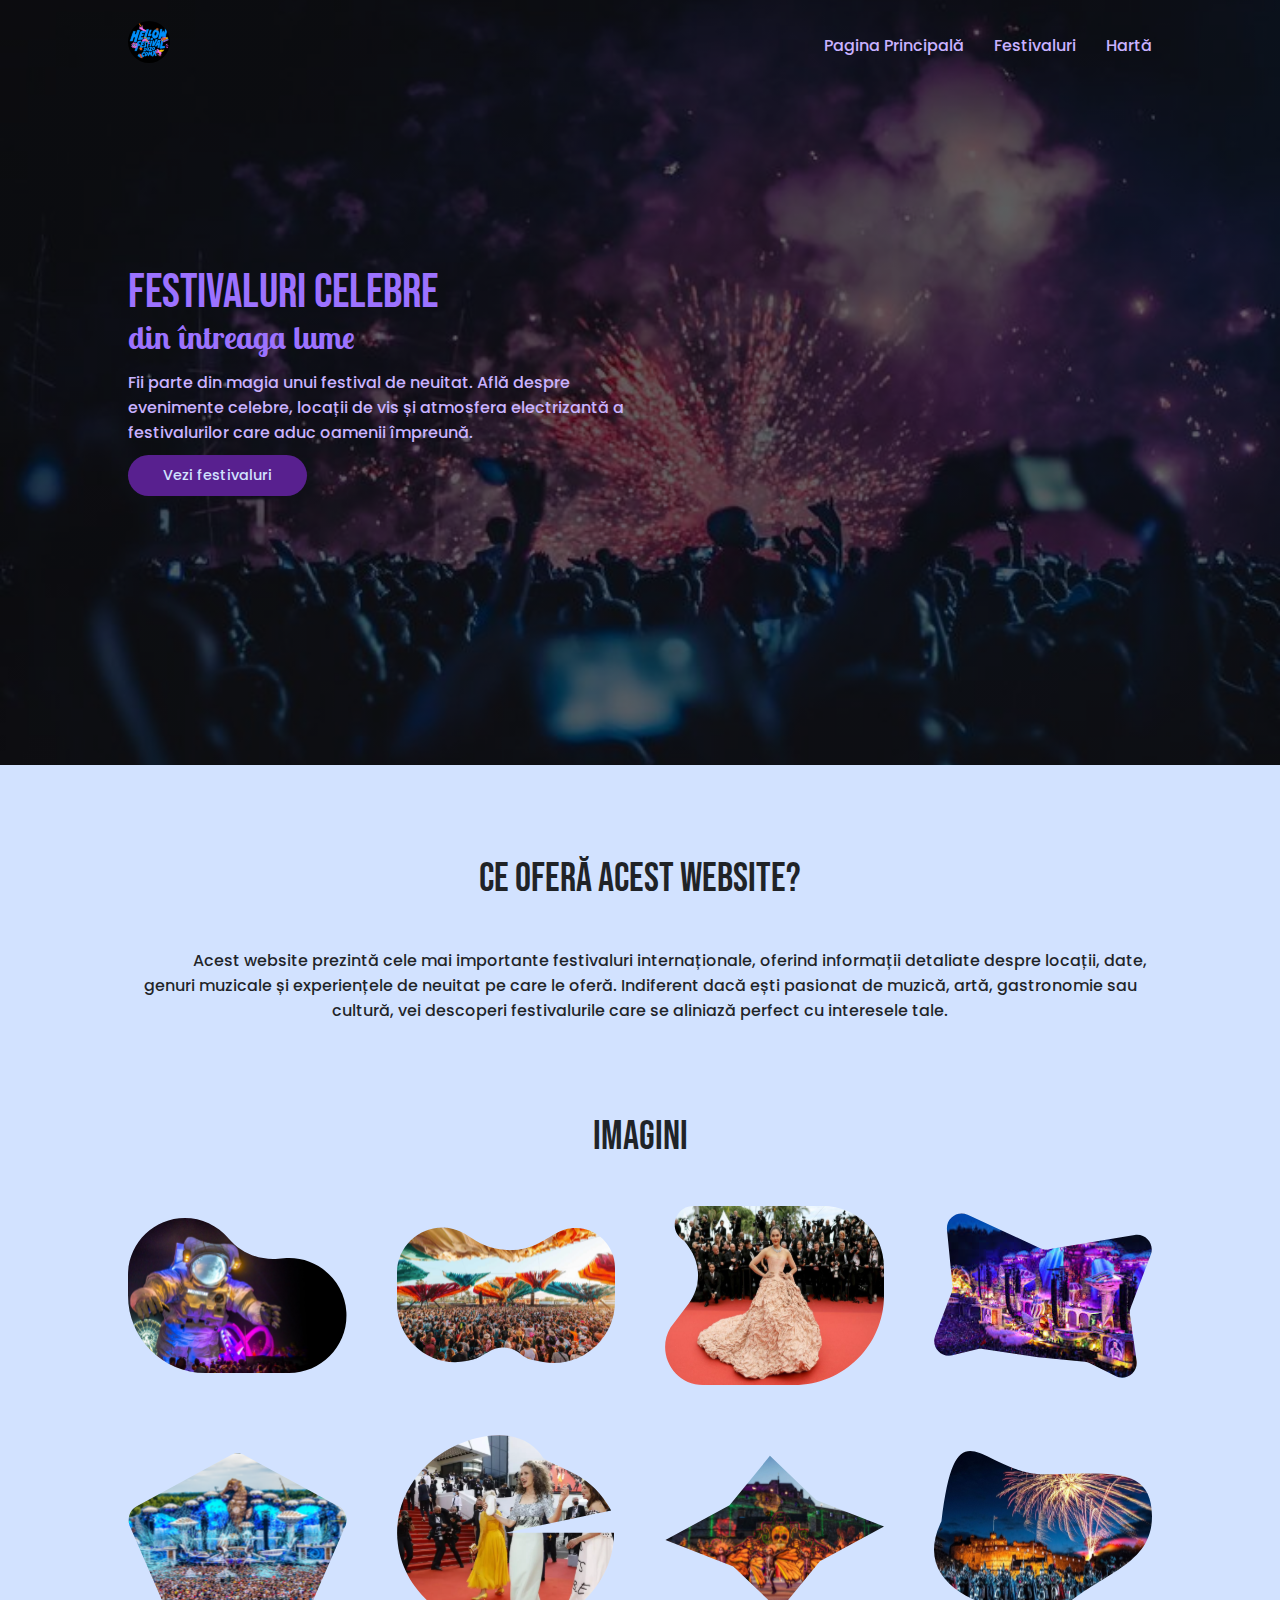
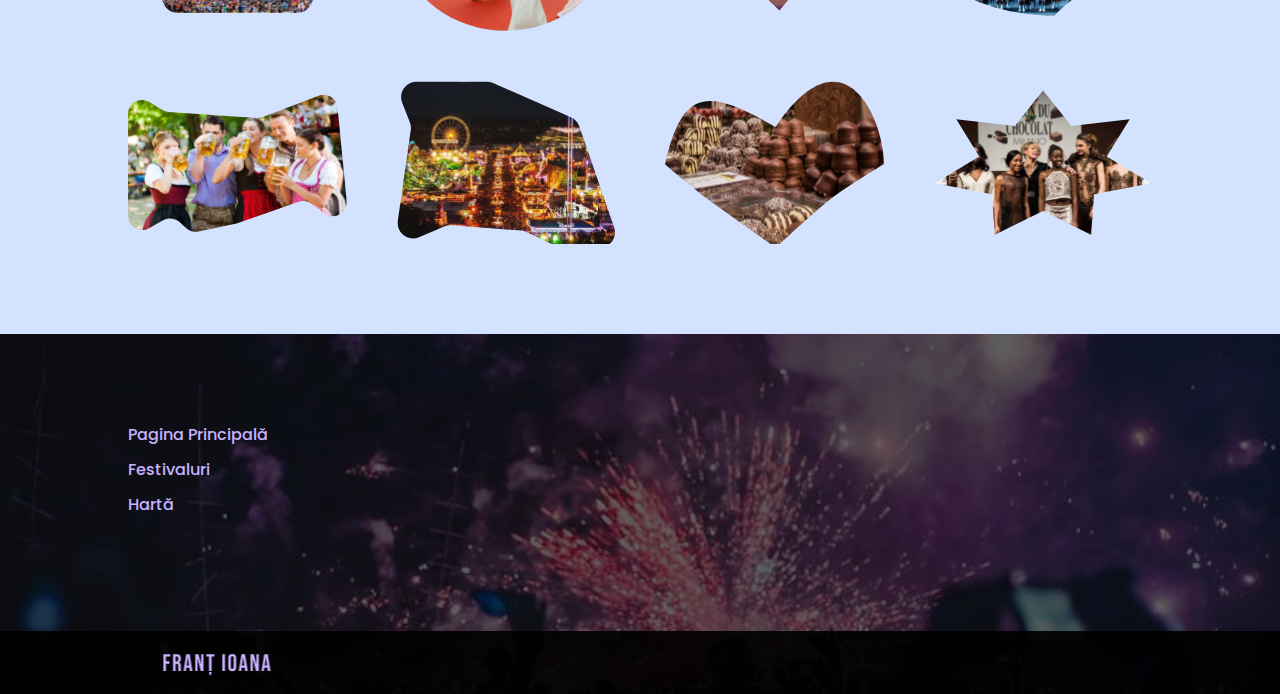
<file: index.html>
<!DOCTYPE html>
<html lang="en">

<head>
    <meta charset="UTF-8">
    <meta name="viewport" content="width=device-width, initial-scale=1.0">
    <title>Festivaluri celebre din întreaga lume</title>
    <link rel="stylesheet" href="styles.css">
</head>

<body>
    <header>
        <div class="logo">
            <a href="./index.html"><img src="./assets/index/logo.svg" alt=""></a>
        </div>
        <nav>
            <ul>
                <li><a href="./index.html">Pagina Principală</a></li>
                <li><a href="./festivaluri/festivaluri.html">Festivaluri</a></li>
                <li><a href="./harta/harta.html">Hartă</a></li>
            </ul>
        </nav>
    </header>
    <div class="mobile-menu">
        <div id="mobile-header"></div>
        <img src="./assets/index/hamburger.svg" alt="open menu" id="menu-icon">
        <img src="./assets/index/logo.svg" alt="logo_img" id="mobile-logo">
        <img src="./assets/index/close.svg" alt="close menu" id="menu-icon-close">
        <div class="menu">
            <a href="./index.html">Pagina Principală</a>
            <a href="./festivaluri/festivaluri.html">Festivaluri</a>
            <a href="./harta/harta.html">Hartă</a>
        </div>
    </div>
    <section class="hero">
        <div class="content">
            <div class="title">
                <h1>Festivaluri celebre</h1>
                <h3>din întreaga lume</h3>
            </div>
            <p id="subtitle">
                Fii parte din magia unui festival de neuitat. Află despre evenimente celebre, locații de vis și
                atmosfera electrizantă a festivalurilor care aduc oamenii împreună.
            </p>
            <a href="./festivaluri/festivaluri.html" id="cta">Vezi festivaluri</a>
        </div>
    </section>
    <section class="offers">
        <h2 class="section-title">
            Ce oferă acest website?
        </h2>
        <p id="offers-text">
            Acest website prezintă cele mai importante festivaluri internaționale, oferind informații detaliate despre
            locații, date, genuri muzicale și experiențele de neuitat pe care le oferă. Indiferent dacă ești pasionat de
            muzică, artă, gastronomie sau cultură, vei descoperi festivalurile care se aliniază perfect cu interesele
            tale.
        </p>
    </section>
    <section class="images">
        <h2 class="section-title">
            Imagini
        </h2>
        <div class="images-container">
            <img src="./assets/index/img1.svg" alt="festival_img">
            <img src="./assets/index/img2.svg" alt="festival_img">
            <img src="./assets/index/img3.svg" alt="festival_img">
            <img src="./assets/index/img4.svg" alt="festival_img">
            <img src="./assets/index/img5.svg" alt="festival_img">
            <img src="./assets/index/img6.svg" alt="festival_img">
            <img src="./assets/index/img7.svg" alt="festival_img">
            <img src="./assets/index/img8.svg" alt="festival_img">
            <img src="./assets/index/img9.svg" alt="festival_img">
            <img src="./assets/index/img10.svg" alt="festival_img">
            <img src="./assets/index/img11.svg" alt="festival_img">
            <img src="./assets/index/img12.svg" alt="festival_img">
        </div>
    </section>
    <footer>
        <ul>
            <li><a href="./index.html">Pagina Principală</a></li>
            <li><a href="./festivaluri/festivaluri.html">Festivaluri</a></li>
            <li><a href="./harta/harta.html">Hartă</a></li>
        </ul>
        <div class="bottom-footer">
            <marquee behavior="scroll" direction="right" scrollamount="12">
                <img src="./assets/index/footer-marquee.svg" alt="">
            </marquee>
        </div>
    </footer>

    <script src="./script.js"></script>
</body>
</html>
</file>
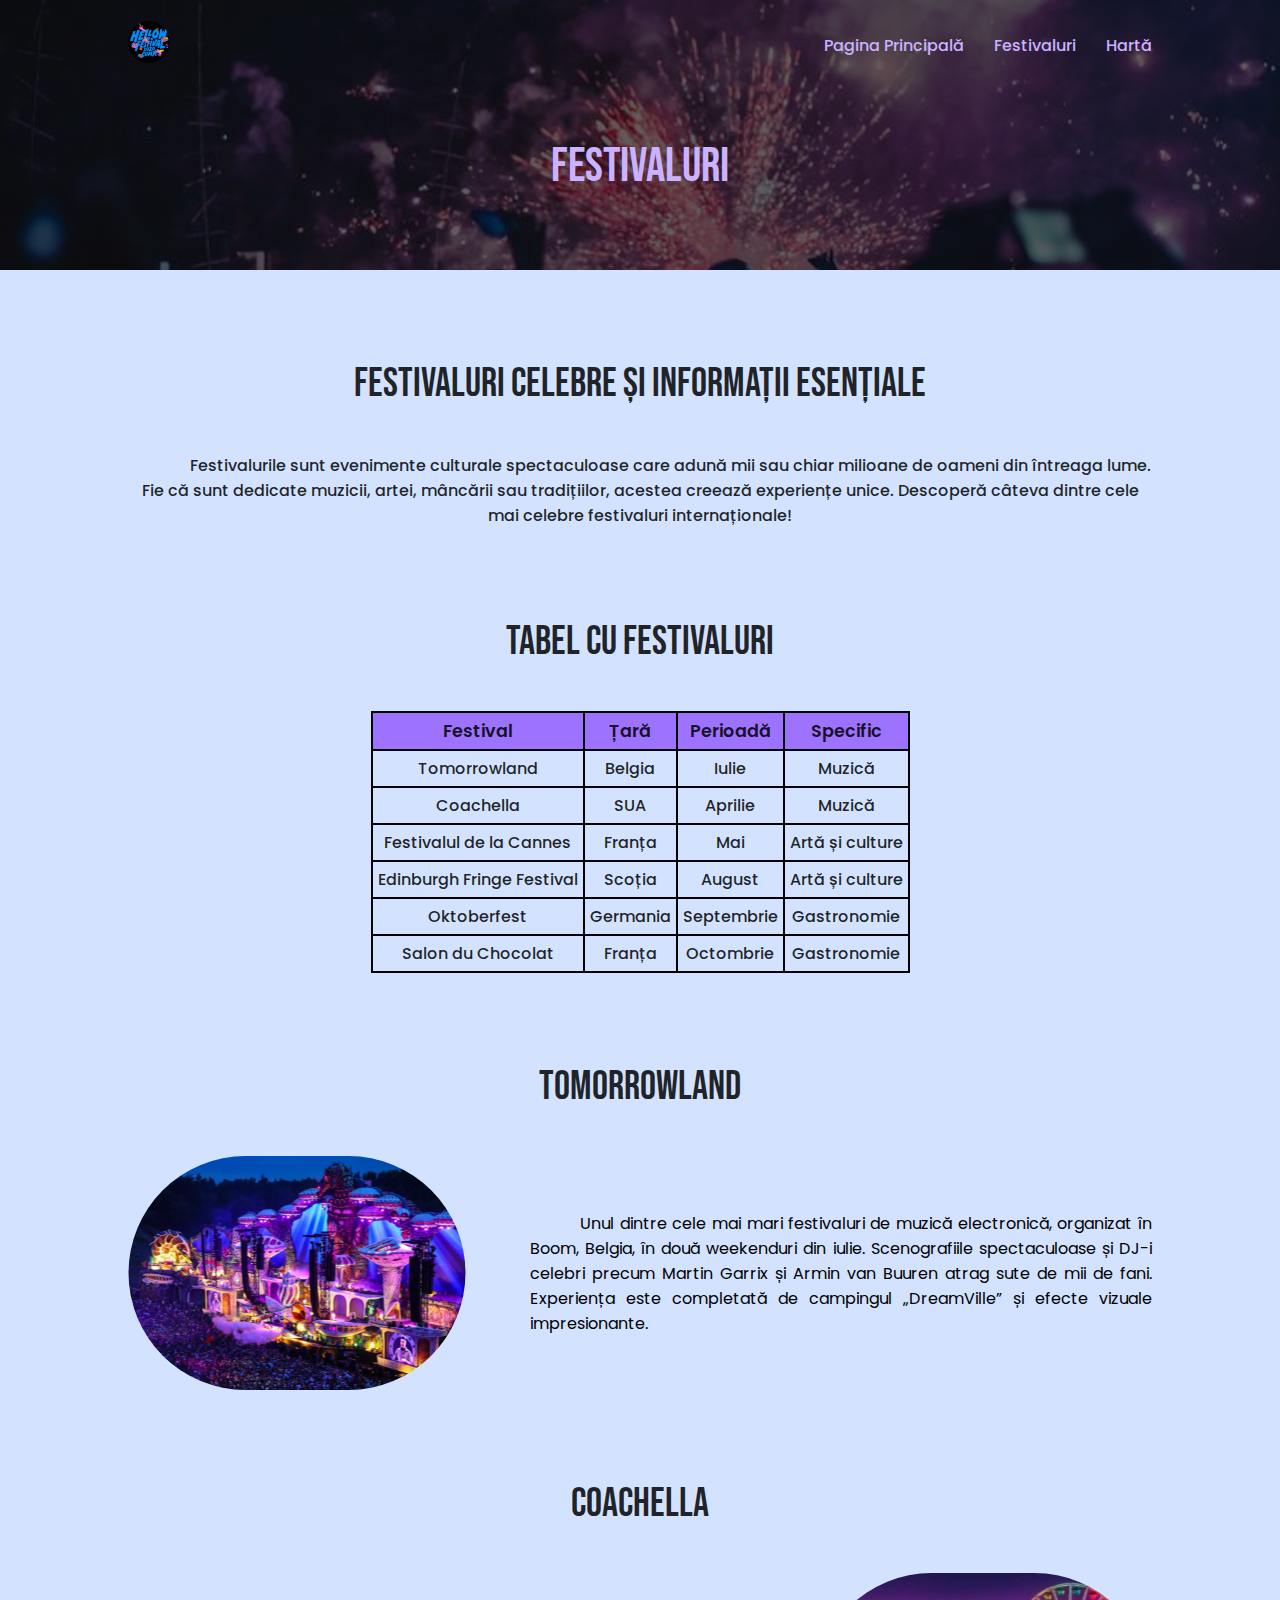
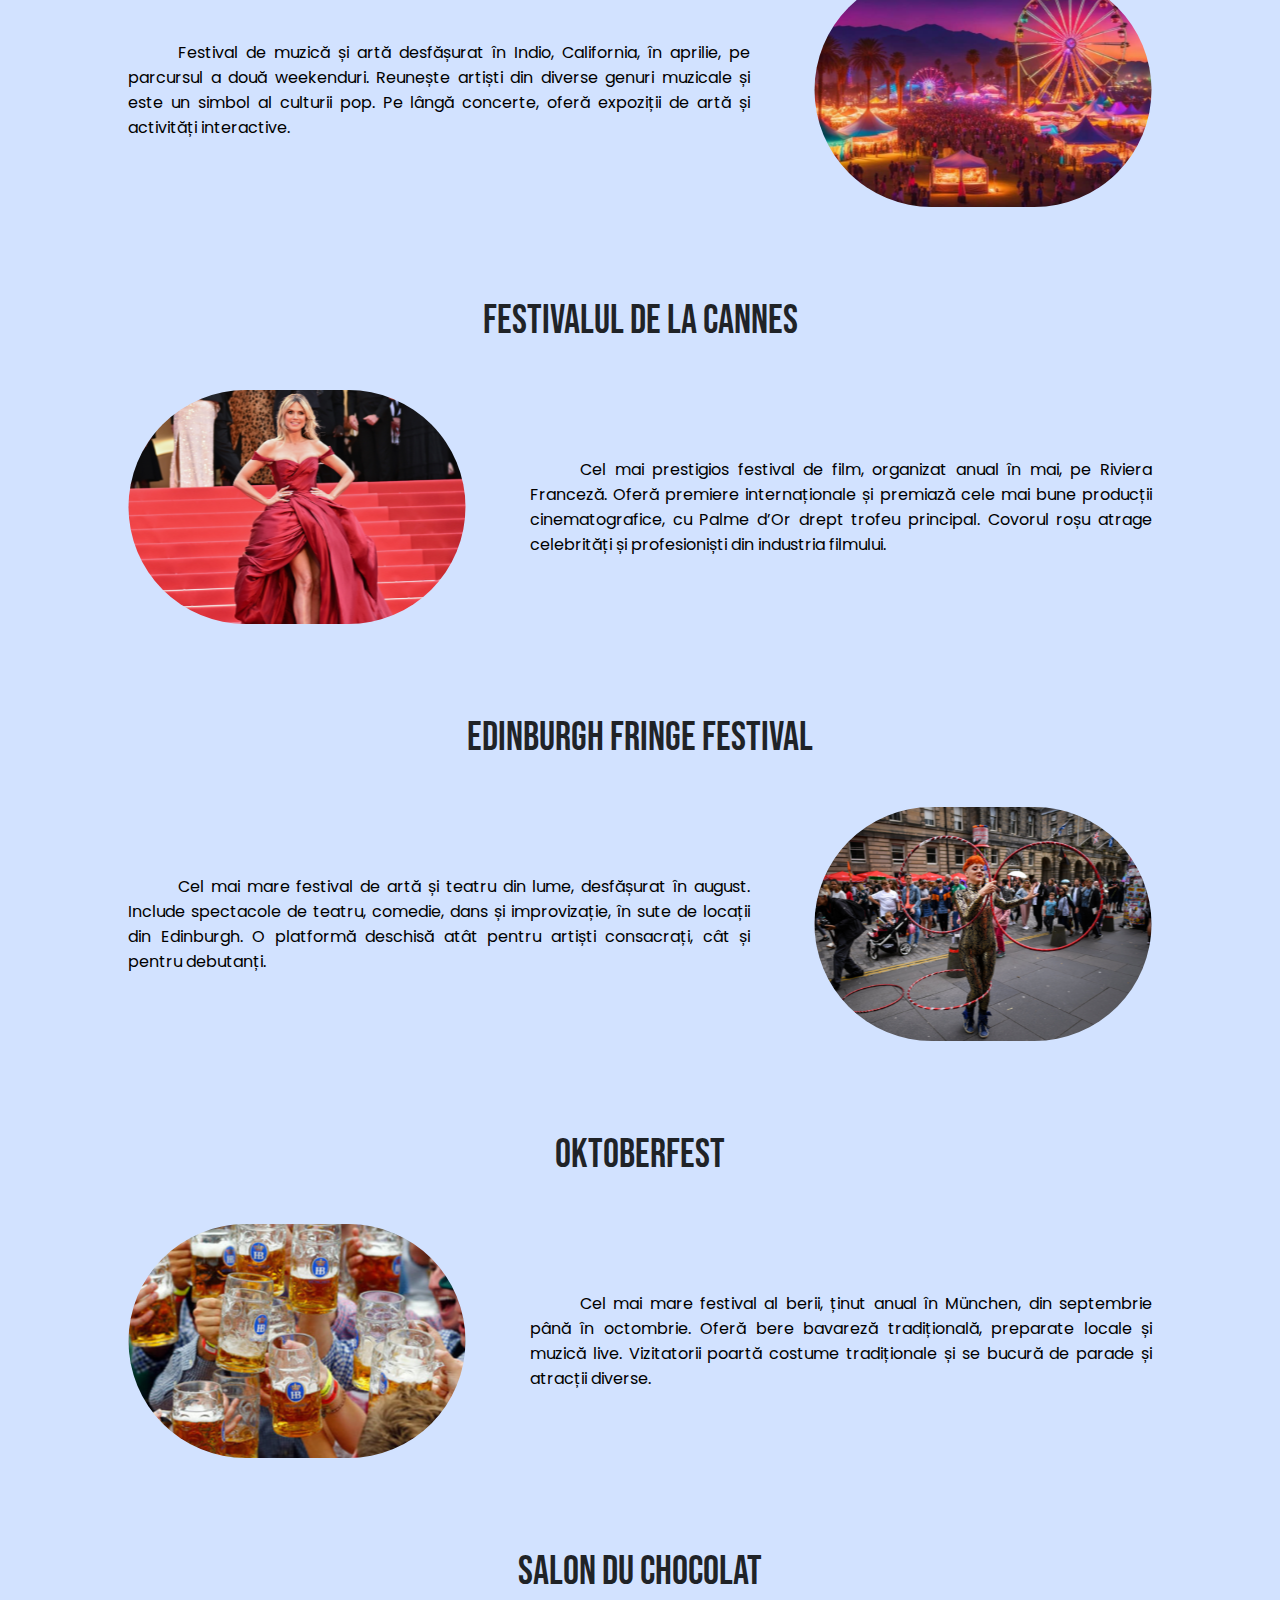
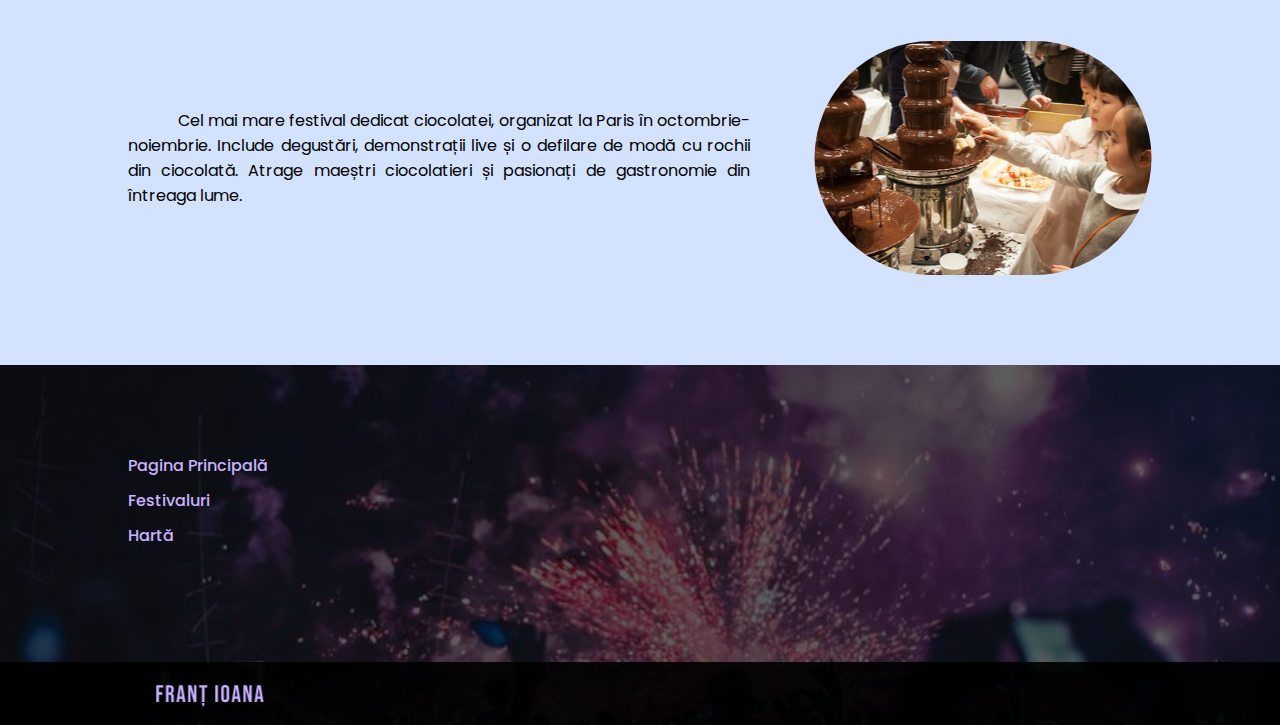
<file: festivaluri/festivaluri.html>
<!DOCTYPE html>
<html lang="en">
<head>
    <meta charset="UTF-8">
    <meta name="viewport" content="width=device-width, initial-scale=1.0">
    <title>Festivaluri</title>
    <link rel="stylesheet" href="../styles.css">
    <link rel="stylesheet" href="./festivaluri.css">
</head>
<body>
    <header>
        <div class="logo">
            <a href="../index.html"><img src="../assets/index/logo.svg" alt=""></a>
        </div>
        <nav>
            <ul>
                <li><a href="../index.html">Pagina Principală</a></li>
                <li><a href="./festivaluri.html">Festivaluri</a></li>
                <li><a href="../harta/harta.html">Hartă</a></li>
            </ul>
        </nav>
    </header>
    <div class="mobile-menu">
        <div id="mobile-header"></div>
        <img src="../assets/index/hamburger.svg" alt="open menu" id="menu-icon">
        <img src="../assets/index/logo.svg" alt="logo_img" id="mobile-logo">
        <img src="../assets/index/close.svg" alt="close menu" id="menu-icon-close">
        <div class="menu">
            <a href="../index.html">Pagina Principală</a>
            <a href="./festivaluri.html">Festivaluri</a>
            <a href="../harta/harta.html">Hartă</a>
        </div>
    </div>
    <section class="hero">
        <div class="content">
            <div class="title">
                <h1>Festivaluri</h1>
            </div>
        </div>
    </section>
    <section class="offers">
        <h2 class="section-title">
            Festivaluri celebre și informații esențiale
        </h2>
        <p id="offers-text">
            Festivalurile sunt evenimente culturale spectaculoase care adună mii sau chiar milioane de oameni din întreaga lume. Fie că sunt dedicate muzicii, artei, mâncării sau tradițiilor, acestea creează experiențe unice. Descoperă câteva dintre cele mai celebre festivaluri internaționale!
        </p>
    </section>
    <section class="offers table-section">
        <h2 class="section-title">
            Tabel cu festivaluri
        </h2>
        <div class="table">
            <table style="width: 100%;">
                <tr>
                    <th>Festival</th>
                    <th>Țară</th>
                    <th>Perioadă</th>
                    <th>Specific</th>
                </tr>
                <tr>
                    <td>Tomorrowland</td>
                    <td>Belgia</td>
                    <td>Iulie</td>
                    <td>Muzică</td>
                </tr>
                <tr>
                    <td>Coachella</td>
                    <td>SUA</td>
                    <td>Aprilie</td>
                    <td>Muzică</td>
                </tr>
                <tr>
                    <td>Festivalul de la Cannes</td>
                    <td>Franța</td>
                    <td>Mai</td>
                    <td>Artă și culture</td>
                </tr>
                <tr>
                    <td>Edinburgh Fringe Festival</td>
                    <td>Scoția</td>
                    <td>August</td>
                    <td>Artă și culture</td>
                </tr>
                <tr>
                    <td>Oktoberfest</td>
                    <td>Germania</td>
                    <td>Septembrie</td>
                    <td>Gastronomie</td>
                </tr>
                <tr>
                    <td>Salon du Chocolat</td>
                    <td>Franța</td>
                    <td>Octombrie</td>
                    <td>Gastronomie</td>
                </tr>
            </table>
        </div>
    </section>
    <section class="offers">
        <h2 class="section-title">Tomorrowland</h2>
        <div class="festival-content odd">
            <p>Unul dintre cele mai mari festivaluri de muzică electronică, organizat în Boom, Belgia, în două weekenduri din iulie. Scenografiile spectaculoase și DJ-i celebri precum Martin Garrix și Armin van Buuren atrag sute de mii de fani. Experiența este completată de campingul „DreamVille” și efecte vizuale impresionante.</p>
            <img src="../assets/festivaluri/img1.svg" alt="festival_image">
        </div>
    </section>
    <section class="offers">
        <h2 class="section-title">Coachella</h2>
        <div class="festival-content even">
            <p>Festival de muzică și artă desfășurat în Indio, California, în aprilie, pe parcursul a două weekenduri. Reunește artiști din diverse genuri muzicale și este un simbol al culturii pop. Pe lângă concerte, oferă expoziții de artă și activități interactive.</p>
            <img src="../assets/festivaluri/img2.svg" alt="festival_image">
        </div>
    </section>
    <section class="offers">
        <h2 class="section-title">Festivalul de la Cannes</h2>
        <div class="festival-content odd">
            <p>Cel mai prestigios festival de film, organizat anual în mai, pe Riviera Franceză. Oferă premiere internaționale și premiază cele mai bune producții cinematografice, cu Palme d’Or drept trofeu principal. Covorul roșu atrage celebrități și profesioniști din industria filmului.</p>
            <img src="../assets/festivaluri/img3.svg" alt="festival_image">
        </div>
    </section>
    <section class="offers">
        <h2 class="section-title">Edinburgh Fringe Festival</h2>
        <div class="festival-content even">
            <p>Cel mai mare festival de artă și teatru din lume, desfășurat în august. Include spectacole de teatru, comedie, dans și improvizație, în sute de locații din Edinburgh. O platformă deschisă atât pentru artiști consacrați, cât și pentru debutanți.</p>
            <img src="../assets/festivaluri/img4.svg" alt="festival_image">
        </div>
    </section>
    <section class="offers">
        <h2 class="section-title">Oktoberfest</h2>
        <div class="festival-content odd">
            <p>Cel mai mare festival al berii, ținut anual în München, din septembrie până în octombrie. Oferă bere bavareză tradițională, preparate locale și muzică live. Vizitatorii poartă costume tradiționale și se bucură de parade și atracții diverse.</p>
            <img src="../assets/festivaluri/img5.svg" alt="festival_image">
        </div>
    </section>
    <section class="offers">
        <h2 class="section-title">Salon du Chocolat</h2>
        <div class="festival-content even">
            <p>Cel mai mare festival dedicat ciocolatei, organizat la Paris în octombrie-noiembrie. Include degustări, demonstrații live și o defilare de modă cu rochii din ciocolată. Atrage maeștri ciocolatieri și pasionați de gastronomie din întreaga lume.</p>
            <img src="../assets/festivaluri/img6.svg" alt="festival_image">
        </div>
    </section>
    <footer>
        <ul>
            <li><a href="../index.html">Pagina Principală</a></li>
            <li><a href="./festivaluri.html">Festivaluri</a></li>
            <li><a href="../harta/harta.html">Hartă</a></li>
        </ul>
        <div class="bottom-footer">
            <marquee behavior="scroll" direction="right" scrollamount="12">
                <img src="../assets/index/footer-marquee.svg" alt="">
            </marquee>
        </div>
    </footer>

    <script src="../script.js"></script>
</body>
</html>
</file>
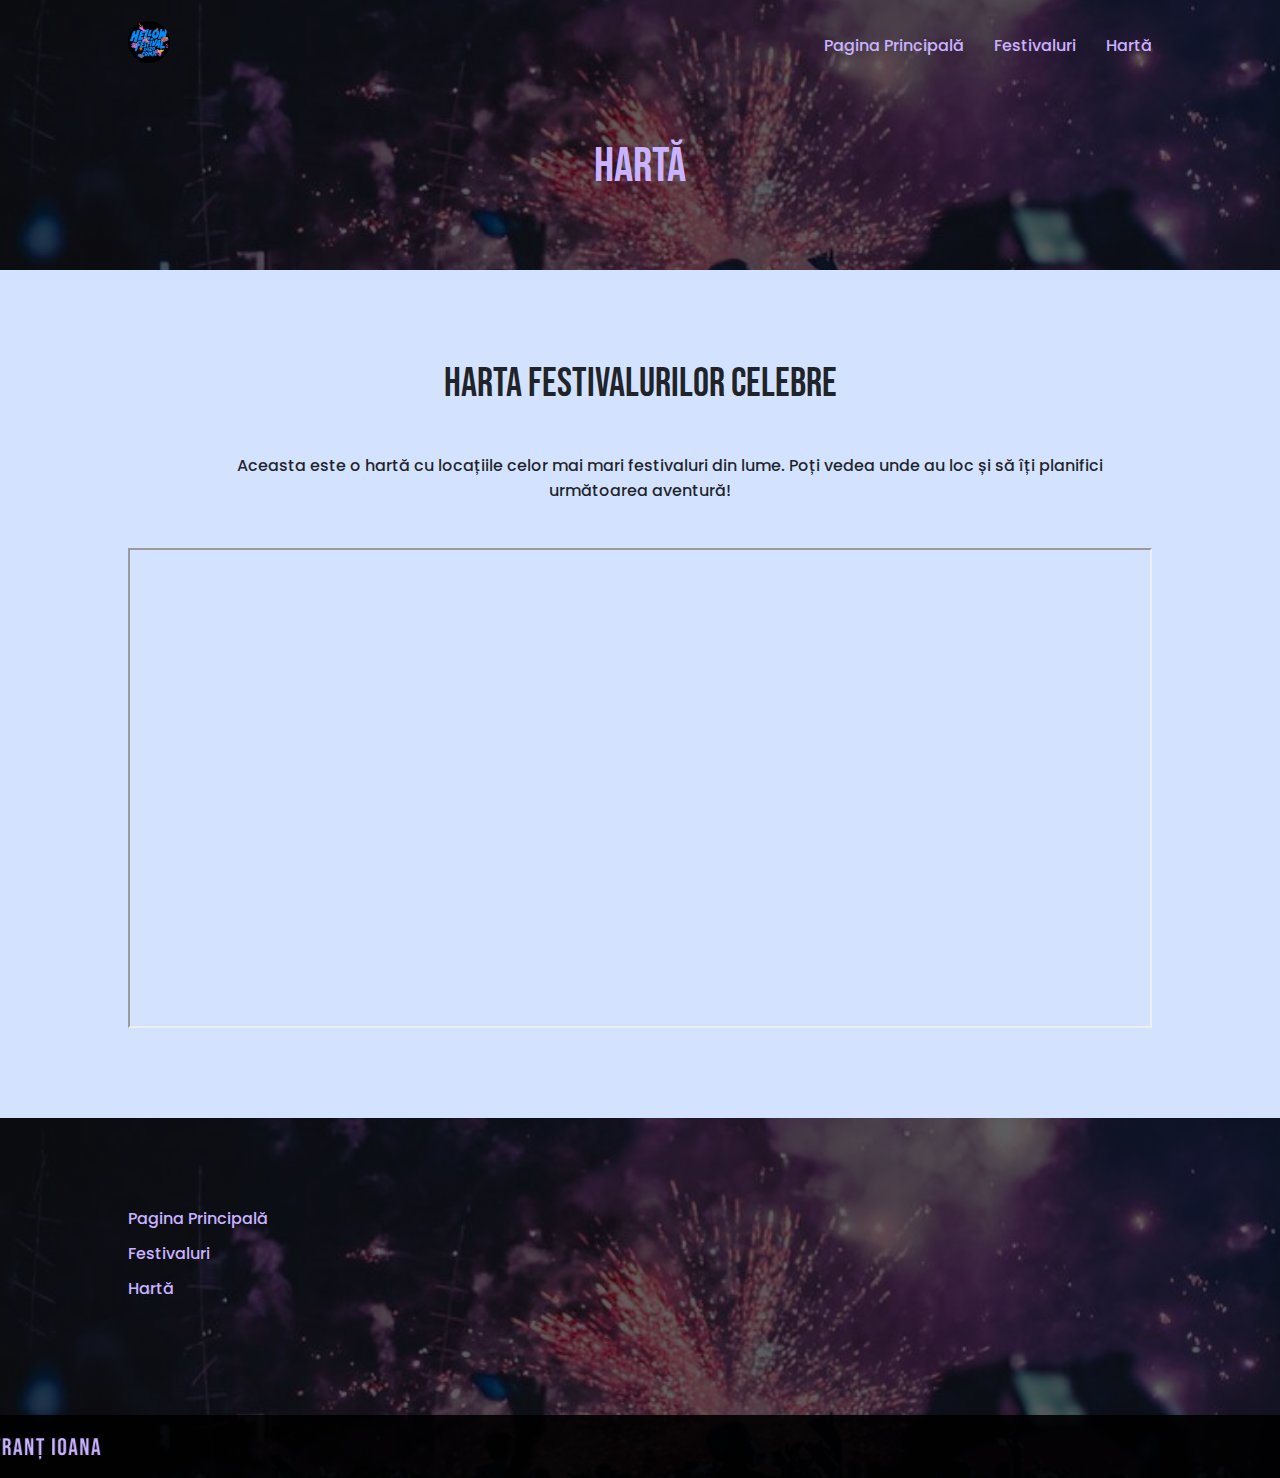
<file: harta/harta.html>
<!DOCTYPE html>
<html lang="en">
<head>
    <meta charset="UTF-8">
    <meta name="viewport" content="width=device-width, initial-scale=1.0">
    <title>Hartă</title>
    <link rel="stylesheet" href="../styles.css">
    <link rel="stylesheet" href="./harta.css">
</head>
<body>
    <header>
        <div class="logo">
            <a href="../index.html"><img src="../assets/index/logo.svg" alt=""></a>
        </div>
        <nav>
            <ul>
                <li><a href="../index.html">Pagina Principală</a></li>
                <li><a href="../festivaluri/festivaluri.html">Festivaluri</a></li>
                <li><a href="./harta.html">Hartă</a></li>
            </ul>
        </nav>
    </header>
    <div class="mobile-menu">
        <div id="mobile-header"></div>
        <img src="../assets/index/hamburger.svg" alt="open menu" id="menu-icon">
        <img src="../assets/index/logo.svg" alt="logo_img" id="mobile-logo">
        <img src="../assets/index/close.svg" alt="close menu" id="menu-icon-close">
        <div class="menu">
            <a href="../index.html">Pagina Principală</a>
            <a href="../festivaluri/festivaluri.html">Festivaluri</a>
            <a href="./harta.html">Hartă</a>
        </div>
    </div>
    <section class="hero">
        <div class="content">
            <div class="title">
                <h1>Hartă</h1>
            </div>
        </div>
    </section>
    <section class="offers">
        <h2 class="section-title">
            Harta festivalurilor celebre
        </h2>
        <p id="offers-text">
            Aceasta este o hartă cu locațiile celor mai mari festivaluri din lume. Poți vedea unde au loc și să îți planifici următoarea aventură!
        </p>
        <iframe src="https://www.google.com/maps/d/embed?mid=1kYrOsh5RVSippydK8ozu7L6vEQx5wHw&ehbc=2E312F" width="640" height="480"></iframe>
    </section>

    <footer>
        <ul>
            <li><a href="../index.html">Pagina Principală</a></li>
            <li><a href="../festivaluri/festivaluri.html">Festivaluri</a></li>
            <li><a href="./harta.html">Hartă</a></li>
        </ul>
        <div class="bottom-footer">
            <marquee behavior="scroll" direction="right" scrollamount="12">
                <img src="../assets/index/footer-marquee.svg" alt="">
            </marquee>
        </div>
    </footer>
    <script src="../script.js"></script>
</body>
</html>
</file>
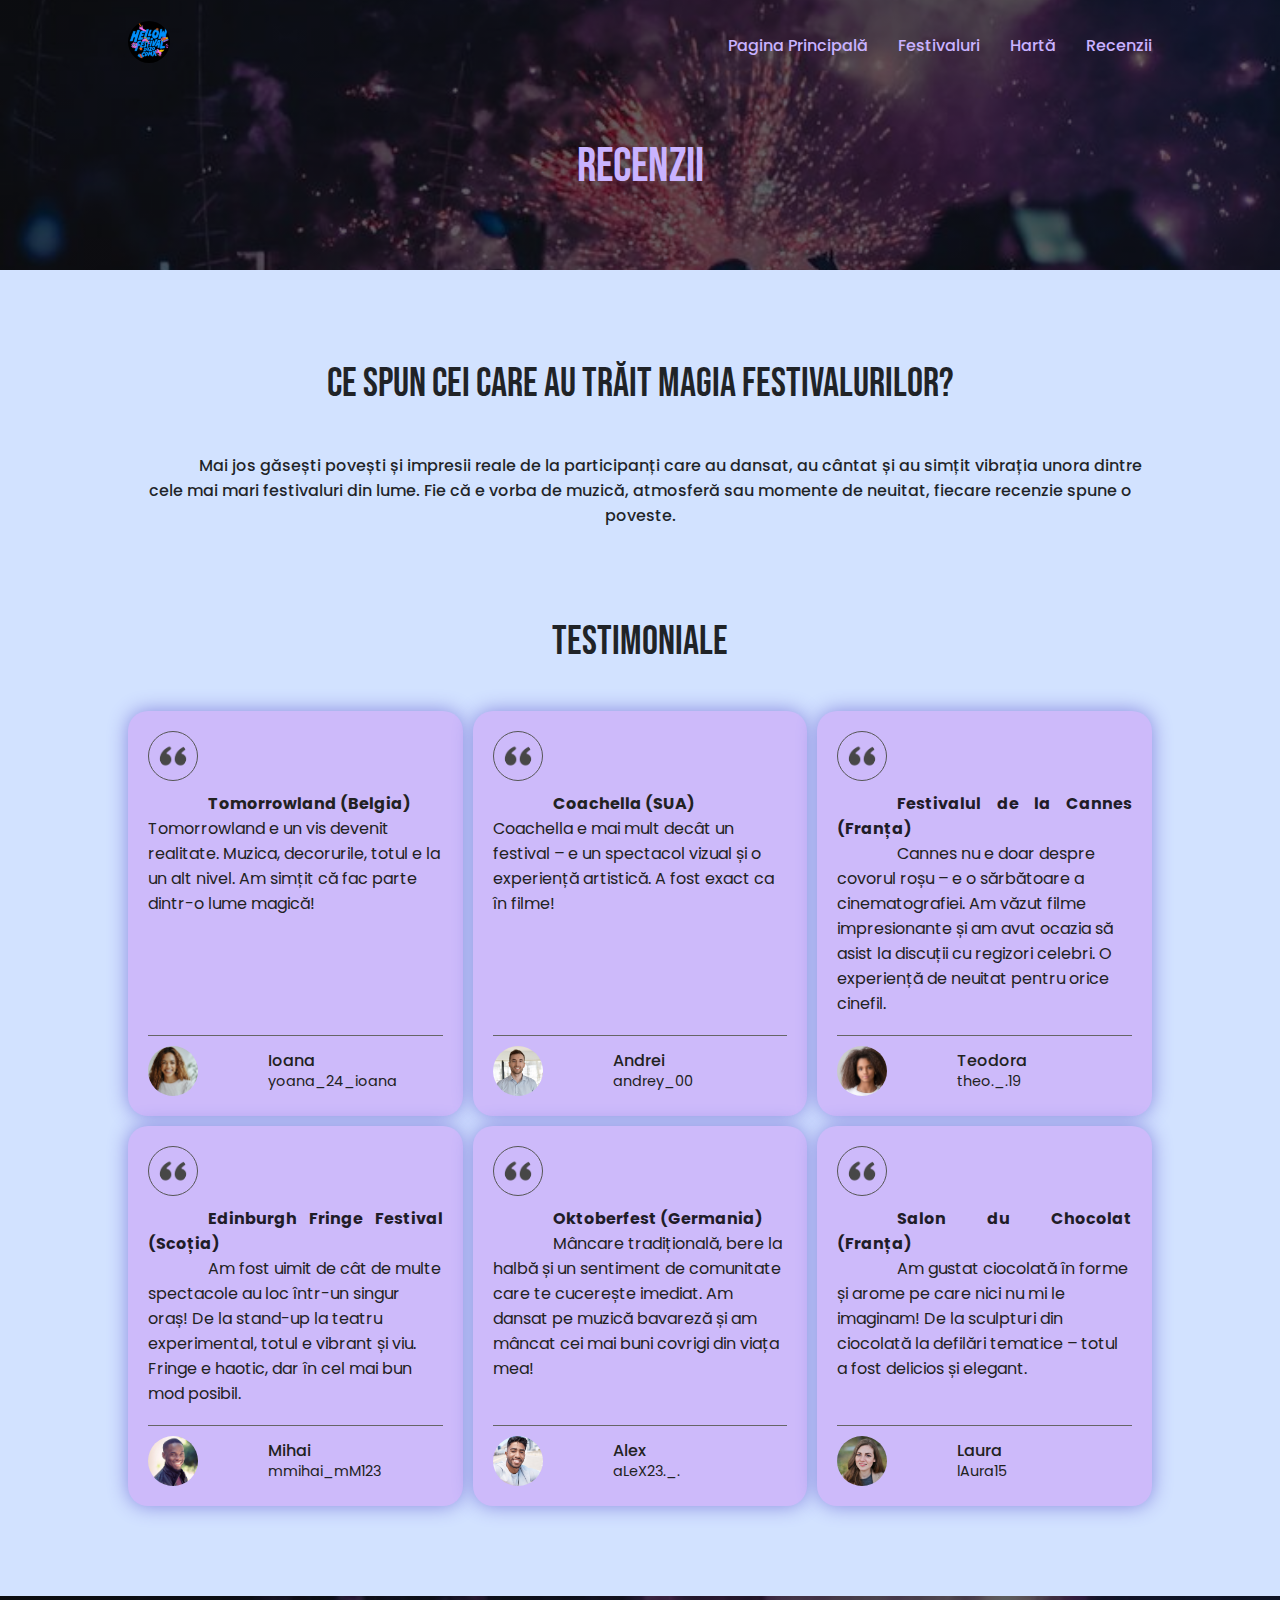
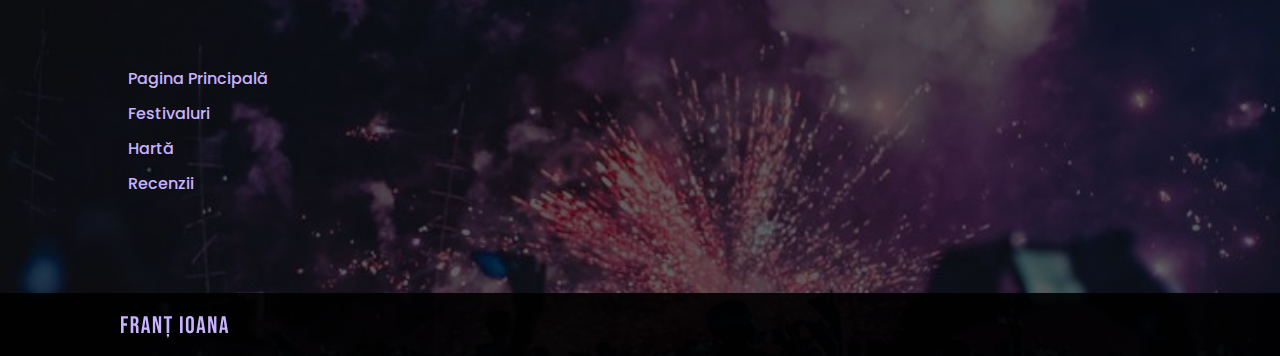
<file: recenzii/recenzii.html>
<!DOCTYPE html>
<html lang="en">
<head>
    <meta charset="UTF-8">
    <meta name="viewport" content="width=device-width, initial-scale=1.0">
    <title>Festivaluri</title>
    <link rel="stylesheet" href="../styles.css">
    <link rel="stylesheet" href="./recenzii.css">
</head>
<body>
    <header>
        <div class="logo">
            <a href="../index.html"><img src="../assets/index/logo.svg" alt=""></a>
        </div>
        <nav>
            <ul>
                <li><a href="../index.html">Pagina Principală</a></li>
                <li><a href="../festivaluri/festivaluri.html">Festivaluri</a></li>
                <li><a href="../harta/harta.html">Hartă</a></li>
                <li><a href="./recenzii.html">Recenzii</a></li>
            </ul>
        </nav>
    </header>
    <div class="mobile-menu">
        <div id="mobile-header"></div>
        <img src="../assets/index/hamburger.svg" alt="open menu" id="menu-icon">
        <img src="../assets/index/logo.svg" alt="logo_img" id="mobile-logo">
        <img src="../assets/index/close.svg" alt="close menu" id="menu-icon-close">
        <div class="menu">
            <a href="../index.html">Pagina Principală</a>
            <a href="../festivaluri/festivaluri.html">Festivaluri</a>
            <a href="../harta/harta.html">Hartă</a>
            <a href="./recenzii.html">Recenzii</a>
        </div>
    </div>
    <section class="hero">
        <div class="content">
            <div class="title">
                <h1>Recenzii</h1>
            </div>
        </div>
    </section>
    <section class="offers">
        <h2 class="section-title">
            Ce spun cei care au trăit magia festivalurilor?
        </h2>
        <p id="offers-text">
            Mai jos găsești povești și impresii reale de la participanți care au dansat, au cântat și au simțit vibrația unora dintre cele mai mari festivaluri din lume. Fie că e vorba de muzică, atmosferă sau momente de neuitat, fiecare recenzie spune o poveste.
        </p>
    </section>
    <section class="offers testimonials-sections">
        <h2 class="section-title">
            Testimoniale
        </h2>
        <div class="testimonials-container">
            <div id="offers-text" class="testimonial">
                <img src="../assets/recenzii/quotes.png" alt="quotes_icon">
                <p>
                    <b>Tomorrowland (Belgia)</b>
                    <br>
                    Tomorrowland e un vis devenit realitate. Muzica, decorurile, totul e la un alt nivel. Am simțit că fac parte dintr-o lume magică!
                </p>
                <div class="t-person">
                    <div id="timg1" class="timg"></div>
                    <div class="t-info">
                        <p class="name">Ioana</p>
                        <p class="username">yoana_24_ioana</p>
                    </div>
                </div>
            </div>
            <div id="offers-text" class="testimonial">
                <img src="../assets/recenzii/quotes.png" alt="quotes_icon">
                <p>
                    <b>Coachella (SUA)</b>
                    <br>
                    Coachella e mai mult decât un festival – e un spectacol vizual și o experiență artistică. A fost exact ca în filme!
                </p>
                <div class="t-person">
                    <div id="timg2" class="timg"></div>
                    <div class="t-info">
                        <p class="name">Andrei</p>
                        <p class="username">andrey_00</p>
                    </div>
                </div>
            </div>
            <div id="offers-text" class="testimonial">
                <img src="../assets/recenzii/quotes.png" alt="quotes_icon">
                <b>Festivalul de la Cannes (Franța)</b>
                <br>
                <p>
                    Cannes nu e doar despre covorul roșu – e o sărbătoare a cinematografiei. Am văzut filme impresionante și am avut ocazia să asist la discuții cu regizori celebri. O experiență de neuitat pentru orice cinefil.
                </p>
                <div class="t-person">
                    <div id="timg3" class="timg"></div>
                    <div class="t-info">
                        <p class="name">Teodora</p>
                        <p class="username">theo._.19</p>
                    </div>
                </div>
            </div>
            <div id="offers-text" class="testimonial">
                <img src="../assets/recenzii/quotes.png" alt="quotes_icon">
                <b>Edinburgh Fringe Festival (Scoția)</b>
                <br>
                <p>
                    Am fost uimit de cât de multe spectacole au loc într-un singur oraș! De la stand-up la teatru experimental, totul e vibrant și viu. Fringe e haotic, dar în cel mai bun mod posibil.
                </p>
                <div class="t-person">
                    <div id="timg4" class="timg"></div>
                    <div class="t-info">
                        <p class="name">Mihai</p>
                        <p class="username">mmihai_mM123</p>
                    </div>
                </div>
            </div>
            <div id="offers-text" class="testimonial">
                <img src="../assets/recenzii/quotes.png" alt="quotes_icon">
                <b>Oktoberfest (Germania)</b>
                <br>
                <p>
                    Mâncare tradițională, bere la halbă și un sentiment de comunitate care te cucerește imediat. Am dansat pe muzică bavareză și am mâncat cei mai buni covrigi din viața mea!
                </p>
                <div class="t-person">
                    <div id="timg5" class="timg"></div>
                    <div class="t-info">
                        <p class="name">Alex</p>
                        <p class="username">aLeX23._.</p>
                    </div>
                </div>
            </div>
            <div id="offers-text" class="testimonial">
                <img src="../assets/recenzii/quotes.png" alt="quotes_icon">
                <b>Salon du Chocolat (Franța)</b>
                <br>
                <p>
                    Am gustat ciocolată în forme și arome pe care nici nu mi le imaginam! De la sculpturi din ciocolată la defilări tematice – totul a fost delicios și elegant.
                </p>
                <div class="t-person">
                    <div id="timg6" class="timg"></div>
                    <div class="t-info">
                        <p class="name">Laura</p>
                        <p class="username">lAura15</p>
                    </div>
                </div>
            </div>
        </div>
    </section>
    
    <footer>
        <ul>
            <li><a href="../index.html">Pagina Principală</a></li>
            <li><a href="../festivaluri/festivaluri.html">Festivaluri</a></li>
            <li><a href="../harta/harta.html">Hartă</a></li>
            <li><a href="./recenzii.html">Recenzii</a></li>
        </ul>
        <div class="bottom-footer">
            <marquee behavior="scroll" direction="right" scrollamount="12">
                <img src="../assets/index/footer-marquee.svg" alt="">
            </marquee>
        </div>
    </footer>

    <script src="../script.js"></script>
</body>
</html>
</file>
<file: styles.css>
@import url('https://fonts.googleapis.com/css2?family=Bebas+Neue&family=Lobster+Two:ital,wght@0,400;0,700;1,400;1,700&family=Poppins:ital,wght@0,100;0,200;0,300;0,400;0,500;0,600;0,700;0,800;0,900;1,100;1,200;1,300;1,400;1,500;1,600;1,700;1,800;1,900&display=swap');

:root {
    --page-color: #D2E2FF;
    --light-purple: #C9B2FF;
    --medium-purple: #9C72FF;
    --dark-purple: #58208F;
    --hero-footer-color: rgba(0, 0, 0, 0.6);
    --bottom-color: rgba(0, 0, 0, 0.9);
    --text-color: rgba(0, 0, 0, 0.85);
}

* {
    box-sizing: border-box;
    margin: 0;
    padding: 0;
    font-family: 'Poppins';
}

body {
    position: relative;
    width: 100%;
    background-color: var(--page-color);
    display: flex;
    flex-direction: column;
    gap: 10vh;
}

header {
    width: 100%;
    display: flex;
    justify-content: space-between;
    align-items: center;
    height: 10vh;
    padding: 0 10vw;
    position: absolute;
    top: 0;
    left: 0;
}

ul {
    display: flex;
    justify-content: center;
    align-items: center;
    gap: 30px;
    list-style: none;
}

ul li a {
    text-decoration: none;
    font-size: 1em;
    color: var(--light-purple);
    font-weight: 500;
}

ul li a:hover {
    transition-duration: 0.2s;
    color: var(--medium-purple);
}

.mobile-menu {
    display: none;
}

section {
    width: 100vw;
    padding: 0 10vw;
}

.hero {
    width: 100%;
    height: 85vh;
    background: linear-gradient(var(--hero-footer-color), var(--hero-footer-color)), url("./assets/index/hero.jpg");
    background-size: cover;
    background-position: center;
    display: flex;
    justify-content: baseline;
    align-items: center;
}

.content {
    width: 80%;
    max-width: 500px;
    height: fit-content;
    display: flex;
    flex-direction: column;
    gap: 10px;
}

.title {
    color: var(--medium-purple);
    line-height: 45px;
}

h1 {
    font-family: 'Bebas Neue';
    font-size: 3em;
    font-weight: 400;
    letter-spacing: 3%;
}

h3 {
    font-family: 'Lobster Two';
    font-size: 2em;
    font-weight: 700;
}

#subtitle {
    color: var(--light-purple);
    font-size: 1em;
    font-weight: 500;
}

#cta {
    text-decoration: none;
    padding: 10px 35px;
    width: fit-content;
    background-color: var(--dark-purple);
    border-radius: 50px;
    color: var(--page-color);
    font-weight: 500;
    font-size: 0.9em;
}

#cta:hover {
    background-color: var(--medium-purple);
    transition-duration: 0.2s;
}

.offers, .images {
    width: 100%;
    text-align: center;
    display: flex;
    flex-direction: column;
    justify-content: center;
    align-items: center;
    gap: 5vh;
}

.section-title {
    font-family: 'Bebas Neue';
    font-size: 2.5em;
    font-weight: 550;
    letter-spacing: 3%;
    color: var(--text-color);
}

#offers-text {
    font-size: 1em;
    color: var(--text-color);
    font-weight: 500;
    text-align: center;
    text-indent: 60px;
}

.images-container {
    width: 100%;
    display: grid;
    gap: 50px;
    grid-template-columns: repeat(4, 1fr);
}

.images-container img:hover {
    transition-duration: 1s;
    scale: 1.3;
}

.images-container img:focus {
    background-color: red;
}

.images-container img {
    display: block;
    width: 100%;
    margin: auto;
}

footer {
    height: 40vh;
    width: 100%;
    background: linear-gradient(var(--hero-footer-color), var(--hero-footer-color)), url("./assets/index/hero.jpg");
    background-size: cover;
    background-position: center;
    padding: 0 10vw;
    position: relative;
    display: flex;
    padding-bottom: 10vh;
}

footer ul {
    display: flex;
    flex-direction: column;
    justify-content: center;
    align-items: baseline;
    gap: 10px;

}

.bottom-footer {
    position: absolute;
    bottom: 0;
    right: 0;
    background-color: var(--bottom-color);
    width: 100vw;
    height: 7vh;
    display: flex;
    justify-content: center;
    align-items: center;
}

marquee {
    width: 100%;
    height: 100%;
    padding-top: 10px;
    display: flex;
    align-items: center;
}

@media (max-width: 800px) {
    .hero {
        justify-content: center;
        text-align: center;
    }

    #cta {
        margin: 0 auto;
    }

    .offers, .images {
        gap: 3vh;
    }

    .images-container {
        grid-template-columns: repeat(3, 1fr);
        gap: 30px;
    }

    footer {
        height: 30vh;
        padding-bottom: 6vh;
        justify-content: center;
    }

    footer ul {
        align-items: center;
    }
}

@media (max-width: 500px) {
    header {
        display: none;
    }

    .mobile-menu {
        display: block;
        position: fixed;
        top: 0;
        left: 0;
        z-index: 2;
    }

    #mobile-header {
        background-color: black;
        height: 8vh;
        width: 100%;
        position: fixed;
        top: 0;
        left: 0;
        z-index: -1;
    }

    #menu-icon {
        height: 4vh;
        margin: 1.75vh 5vw;
        display: block;
    }

    #mobile-logo {
        position: fixed;
        top: 1.75vh;
        right: 5vw;
        height: 5vh;

    }

    #menu-icon-close {
        height: 5vh;
        margin: 1.5vh 5vw;
        display: none;
    }

    .menu {
        display: flex;
        flex-direction: column;
        width: 70vw;
        max-width: 250px;
        background-color: black;
        height: 100vh;
        position: fixed;
        top: 7.5vh;
        padding: 10vh 10vw;
        align-items: baseline;
        gap: 5vh;
        display: none;
    }

    .menu a {
        text-decoration: none;
        color: var(--light-purple);
        font-size: 1.1em;
        font-family: 'Poppins';
        font-weight: 600;
    }

    .menu a:hover {
        color: var(--medium-purple);
    }

    .images-container {
        grid-template-columns: repeat(2, 1fr);
        gap: 20px;
    }

    h1 {
        font-size: 1.9em;
        line-height: 0;
        display: inline;
    }

    h3 {
        font-size: 1.5em;
        line-height: 0;
        margin-bottom: 15px;
    }

    p#subtitle {
        font-size: 0.8em;
    }

    #cta {
        padding: 10px 20px;
        font-size: 0.7em;
    }

    h2.section-title {
        font-size: 1.7em;
    }

    #offers-text {
        text-align: justify;
        font-size: 0.8em;
    }

    footer ul {
        font-size: 0.8em;
    }

    marquee img {
        height: 15px;
    }
}
</file>
<file: festivaluri/festivaluri.css>
@import url('https://fonts.googleapis.com/css2?family=Bebas+Neue&family=Lobster+Two:ital,wght@0,400;0,700;1,400;1,700&family=Poppins:ital,wght@0,100;0,200;0,300;0,400;0,500;0,600;0,700;0,800;0,900;1,100;1,200;1,300;1,400;1,500;1,600;1,700;1,800;1,900&display=swap');

:root {
    --page-color: #D2E2FF;
    --light-purple: #C9B2FF;
    --medium-purple: #9C72FF;
    --dark-purple: #58208F;
    --hero-footer-color: rgba(0, 0, 0, 0.6);
    --bottom-color: rgba(0, 0, 0, 0.9);
    --text-color: rgba(0, 0, 0, 0.85);
}

.hero {
    height: 30vh;
    justify-content: center;
    text-align: center;
    padding-top: 7vh;
}

.title {
    color: var(--light-purple);
}

table, th, td {
    border: 2px solid black;
    border-collapse: collapse;
    color: var(--text-color);
    font-weight: 500;
    padding: 5px;
}

th {
    background-color: var(--medium-purple);
    font-size: 1.1em;
    font-weight: 600;
}

.festival-content {
    width: 100%;
    display: flex;
    justify-content: center;
    align-items: center;
    gap: 5vw;
    text-align: justify;
    text-indent: 50px;
}

.odd {
    flex-direction: row-reverse;
}

.festival-content img {
    width: 50%;
}

@media (max-width: 800px) {
    .festival-content {
        flex-direction: column;
    }

    .festival-content img {
        width: 80%;
    }
}

@media (max-width: 500px) {
    table, th, td {
        font-size: 0.75em;
    }

    th {
        font-size: 0.8em;
    }

    .festival-content p {
        font-size: 0.75em;
    }
}
</file>
<file: harta/harta.css>
@import url('https://fonts.googleapis.com/css2?family=Bebas+Neue&family=Lobster+Two:ital,wght@0,400;0,700;1,400;1,700&family=Poppins:ital,wght@0,100;0,200;0,300;0,400;0,500;0,600;0,700;0,800;0,900;1,100;1,200;1,300;1,400;1,500;1,600;1,700;1,800;1,900&display=swap');

:root {
    --page-color: #D2E2FF;
    --light-purple: #C9B2FF;
    --medium-purple: #9C72FF;
    --dark-purple: #58208F;
    --hero-footer-color: rgba(0, 0, 0, 0.6);
    --bottom-color: rgba(0, 0, 0, 0.9);
    --text-color: rgba(0, 0, 0, 0.85);
}

.hero {
    height: 30vh;
    justify-content: center;
    text-align: center;
    padding-top: 7vh;
}

.title {
    color: var(--light-purple);
}

iframe {
    width: 100%;
}
</file>
<file: recenzii/recenzii.css>
@import url('https://fonts.googleapis.com/css2?family=Bebas+Neue&family=Lobster+Two:ital,wght@0,400;0,700;1,400;1,700&family=Poppins:ital,wght@0,100;0,200;0,300;0,400;0,500;0,600;0,700;0,800;0,900;1,100;1,200;1,300;1,400;1,500;1,600;1,700;1,800;1,900&display=swap');

:root {
    --page-color: #D2E2FF;
    --light-purple: #C9B2FF;
    --medium-purple: #9C72FF;
    --dark-purple: #58208F;
    --hero-footer-color: rgba(0, 0, 0, 0.6);
    --bottom-color: rgba(0, 0, 0, 0.9);
    --text-color: rgba(0, 0, 0, 0.85);
}

.hero {
    height: 30vh;
    justify-content: center;
    text-align: center;
    padding-top: 7vh;
}

.title {
    color: var(--light-purple);
}

.testimonials-container {
    width: 100%;
    display: grid;
    gap: 10px;
    grid-template-columns: repeat(3, 1fr);
}

.testimonial {
    border-radius: 20px;
    padding: 20px;
    padding-top: 80px;
    background-color: #cdbafa;
    box-shadow: 0px 0px 20px 0px #8889e0;
    position: relative;
    text-align: justify !important;
    position: relative;
    padding-bottom: 100px;
}

.testimonial > img {
    position: absolute;
    top: 20px;
    left: 20px;
    width: 45px;
    border: 1px solid rgb(86, 86, 86);
    border-radius: 50%;
    padding: 10px;
}

.testimonial p {
    color: #222;
    font-weight: 400;
    text-align: left;
}

.testimonial .t-person {
    display: flex;
    width: 100%;
    justify-content: space-between;
    align-items: center;
    position: absolute;
    bottom: 20px;
    border-top: 1px solid #666;
    padding-top: 10px;
    width: calc(100% - 40px);
}

.testimonial img {
    width: 50px;
    height: 50px;
    border-radius: 50%;
}

.testimonial .timg {
    width: 50px;
    height: 50px;
    border-radius: 50%;
    background-position: center;
    background-size: cover;
    background-repeat: no-repeat;
    background-position-y: top;
}

#timg1 {
    background-image: url("../assets/recenzii/person1.jpg");
}

#timg2 {
    background-image: url("../assets/recenzii/person2.jpg");
}

#timg3 {
    background-image: url("../assets/recenzii/person3.jpg");
}

#timg4 {
    background-image: url("../assets/recenzii/person4.jpg");
}

#timg5 {
    background-image: url("../assets/recenzii/person5.jpg");
}

#timg6 {
    background-image: url("../assets/recenzii/person6.jpg");
}

.testimonial .t-info {
    width: calc(100% - 60px);
    display: flex;
    flex-direction: column;
    align-items: left;
    justify-content: center;
}

.testimonial .name {
    font-size: 1em;
    font-weight: 500;
    line-height: 20px;
}

.testimonial .username {
    font-size: 0.9em;
    font-weight: 400;
}

@media (max-width: 1000px) {
    .testimonials-container {
        grid-template-columns: repeat(2, 1fr);
    }
}

@media (max-width: 700px) {
    .testimonials-container {
        grid-template-columns: repeat(1, 1fr);
    }

    .testimonial {
        padding-top: 70px;
    }

    .testimonial > img {
        width: 40px;
        height: auto;
    }
}
</file>
